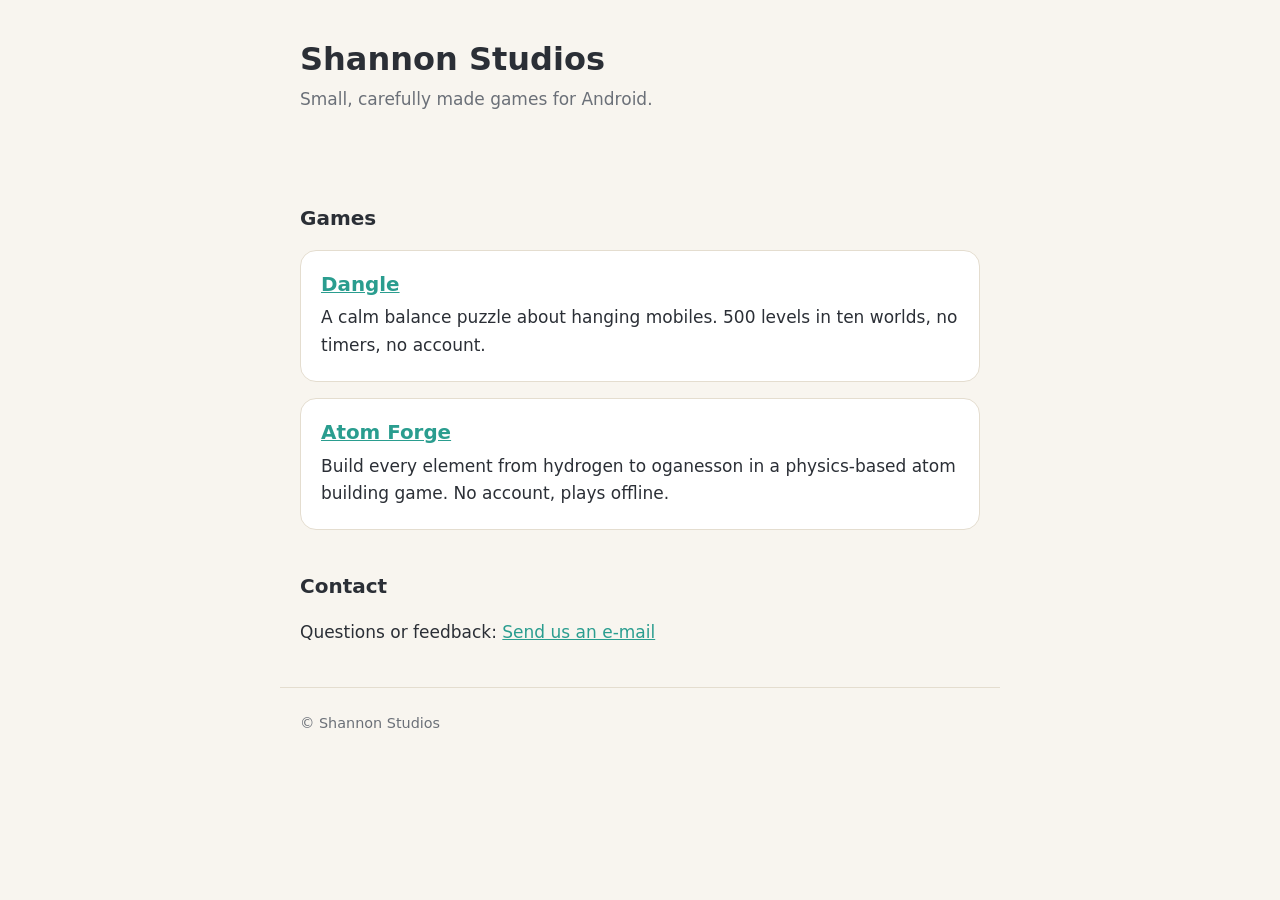
<file: index.html>
<!doctype html>
<html lang="en">
<head>
  <meta charset="utf-8">
  <meta name="viewport" content="width=device-width, initial-scale=1">
  <title>Shannon Studios</title>
  <meta name="description" content="Small, carefully made games for Android by Shannon Studios.">
  <link rel="stylesheet" href="/style.css">
</head>
<body>
  <header>
    <h1>Shannon Studios</h1>
    <p class="tagline">Small, carefully made games for Android.</p>
  </header>
  <main>
    <h2>Games</h2>
    <div class="card">
      <h3><a href="/dangle/">Dangle</a></h3>
      <p>A calm balance puzzle about hanging mobiles. 500 levels in ten worlds, no timers, no account.</p>
    </div>
    <div class="card">
      <h3><a href="/atomforge/">Atom Forge</a></h3>
      <p>Build every element from hydrogen to oganesson in a physics-based atom building game. No account, plays offline.</p>
    </div>
    <h2>Contact</h2>
    <p>Questions or feedback: <a href="mailto:degrootejonas0@gmail.com">Send us an e-mail</a></p>
  </main>
  <footer>&copy; Shannon Studios</footer>
</body>
</html>
</file>
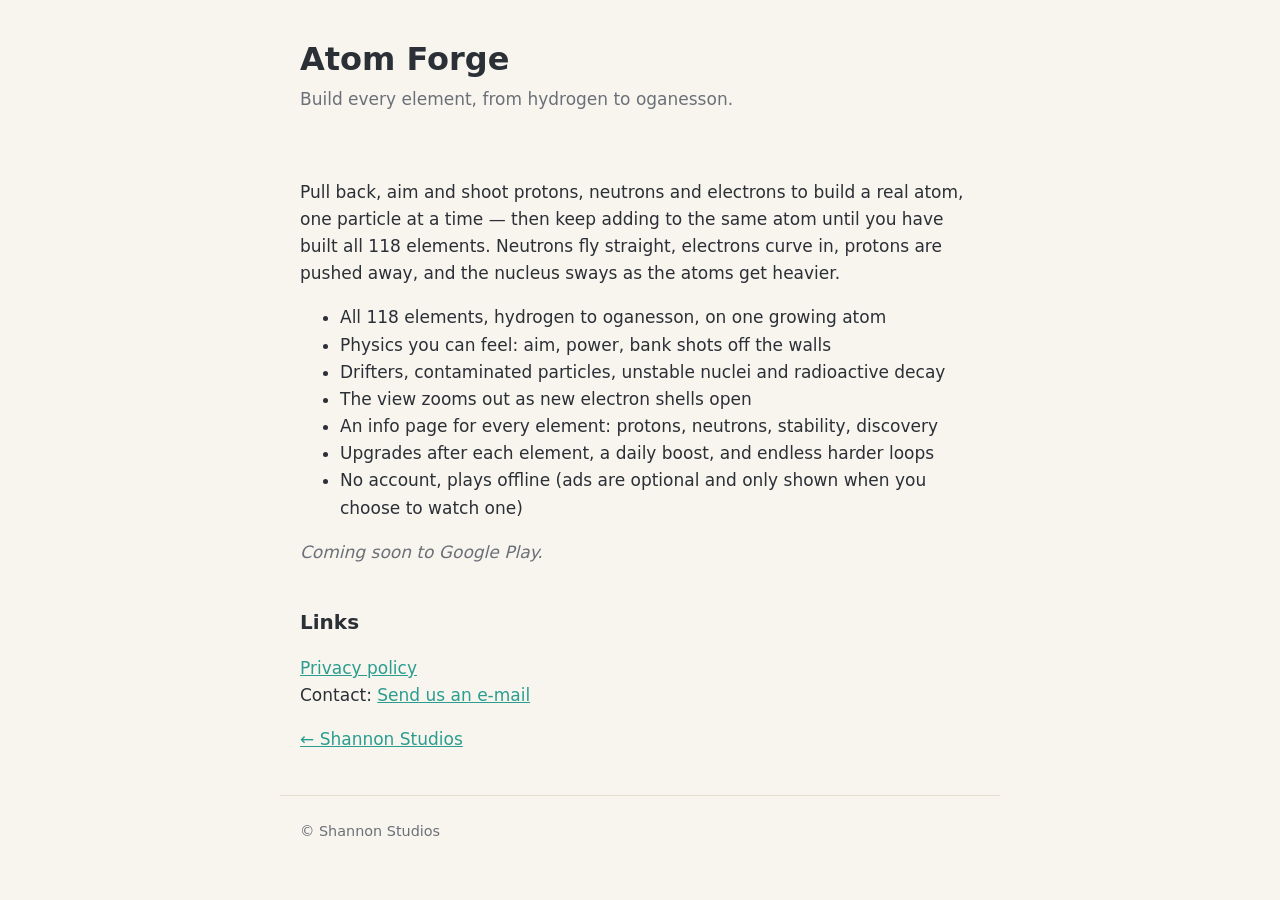
<file: atomforge/index.html>
<!doctype html>
<html lang="en">
<head>
  <meta charset="utf-8">
  <meta name="viewport" content="width=device-width, initial-scale=1">
  <title>Atom Forge &mdash; Shannon Studios</title>
  <meta name="description" content="Atom Forge is a physics-based atom building game for Android: shoot protons, neutrons and electrons to build all 118 elements.">
  <link rel="stylesheet" href="/style.css">
</head>
<body>
  <header>
    <h1>Atom Forge</h1>
    <p class="tagline">Build every element, from hydrogen to oganesson.</p>
  </header>
  <main>
    <p>Pull back, aim and shoot protons, neutrons and electrons to build a real atom, one particle
       at a time &mdash; then keep adding to the same atom until you have built all 118 elements.
       Neutrons fly straight, electrons curve in, protons are pushed away, and the nucleus sways
       as the atoms get heavier.</p>
    <ul>
      <li>All 118 elements, hydrogen to oganesson, on one growing atom</li>
      <li>Physics you can feel: aim, power, bank shots off the walls</li>
      <li>Drifters, contaminated particles, unstable nuclei and radioactive decay</li>
      <li>The view zooms out as new electron shells open</li>
      <li>An info page for every element: protons, neutrons, stability, discovery</li>
      <li>Upgrades after each element, a daily boost, and endless harder loops</li>
      <li>No account, plays offline (ads are optional and only shown when you choose to watch one)</li>
    </ul>
    <p class="soon">Coming soon to Google Play.</p>
    <h2>Links</h2>
    <p><a href="/atomforge/privacy-policy.html">Privacy policy</a><br>
       Contact: <a href="mailto:degrootejonas0@gmail.com">Send us an e-mail</a></p>
    <p><a href="/">&larr; Shannon Studios</a></p>
  </main>
  <footer>&copy; Shannon Studios</footer>
</body>
</html>
</file>
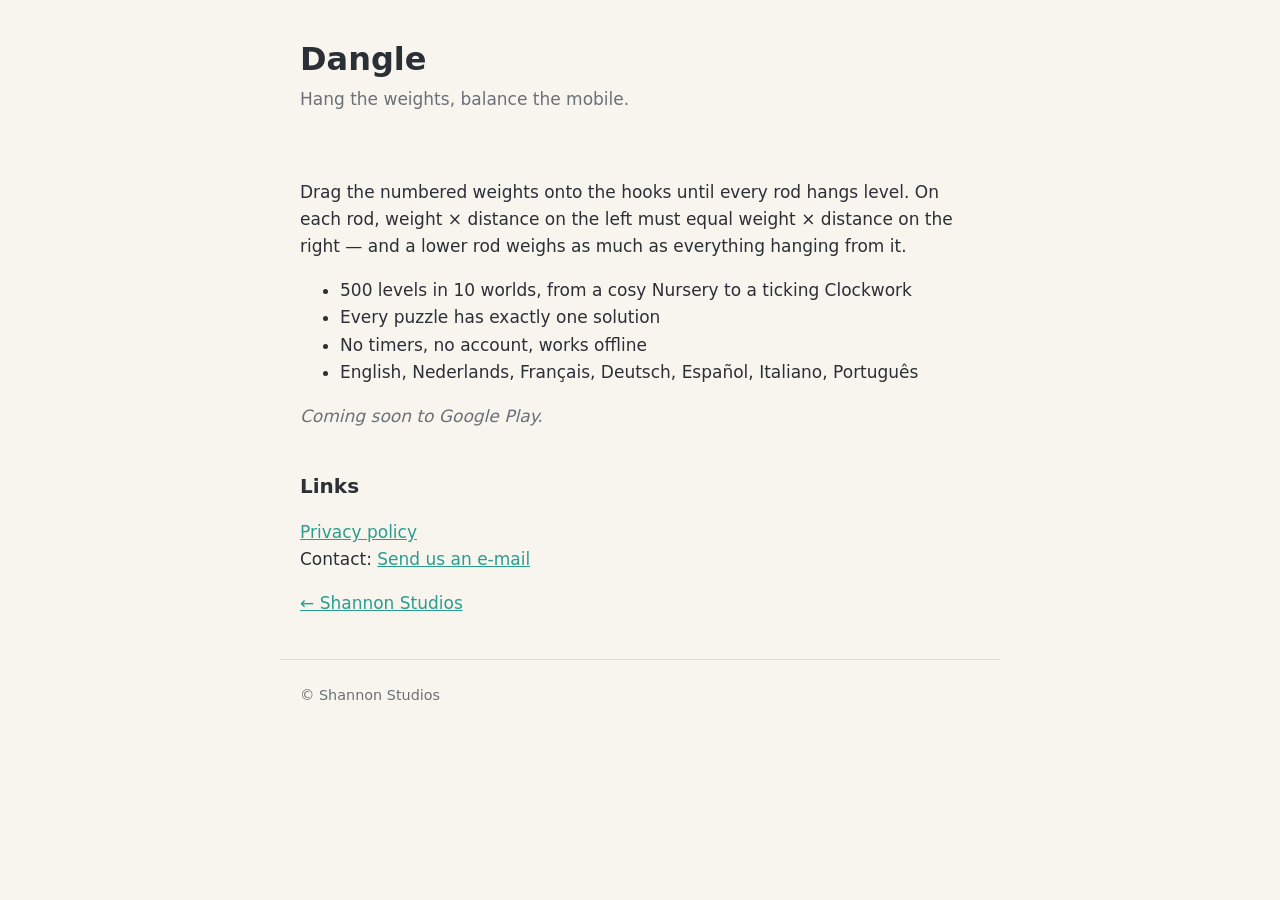
<file: dangle/index.html>
<!doctype html>
<html lang="en">
<head>
  <meta charset="utf-8">
  <meta name="viewport" content="width=device-width, initial-scale=1">
  <title>Dangle &mdash; Shannon Studios</title>
  <meta name="description" content="Dangle is a calm balance puzzle about hanging mobiles for Android.">
  <link rel="stylesheet" href="/style.css">
</head>
<body>
  <header>
    <h1>Dangle</h1>
    <p class="tagline">Hang the weights, balance the mobile.</p>
  </header>
  <main>
    <p>Drag the numbered weights onto the hooks until every rod hangs level. On each rod,
       weight &times; distance on the left must equal weight &times; distance on the right
       &mdash; and a lower rod weighs as much as everything hanging from it.</p>
    <ul>
      <li>500 levels in 10 worlds, from a cosy Nursery to a ticking Clockwork</li>
      <li>Every puzzle has exactly one solution</li>
      <li>No timers, no account, works offline</li>
      <li>English, Nederlands, Fran&ccedil;ais, Deutsch, Espa&ntilde;ol, Italiano, Portugu&ecirc;s</li>
    </ul>
    <p class="soon">Coming soon to Google Play.</p>
    <h2>Links</h2>
    <p><a href="/dangle/privacy-policy.html">Privacy policy</a><br>
       Contact: <a href="mailto:degrootejonas0@gmail.com">Send us an e-mail</a></p>
    <p><a href="/">&larr; Shannon Studios</a></p>
  </main>
  <footer>&copy; Shannon Studios</footer>
</body>
</html>
</file>
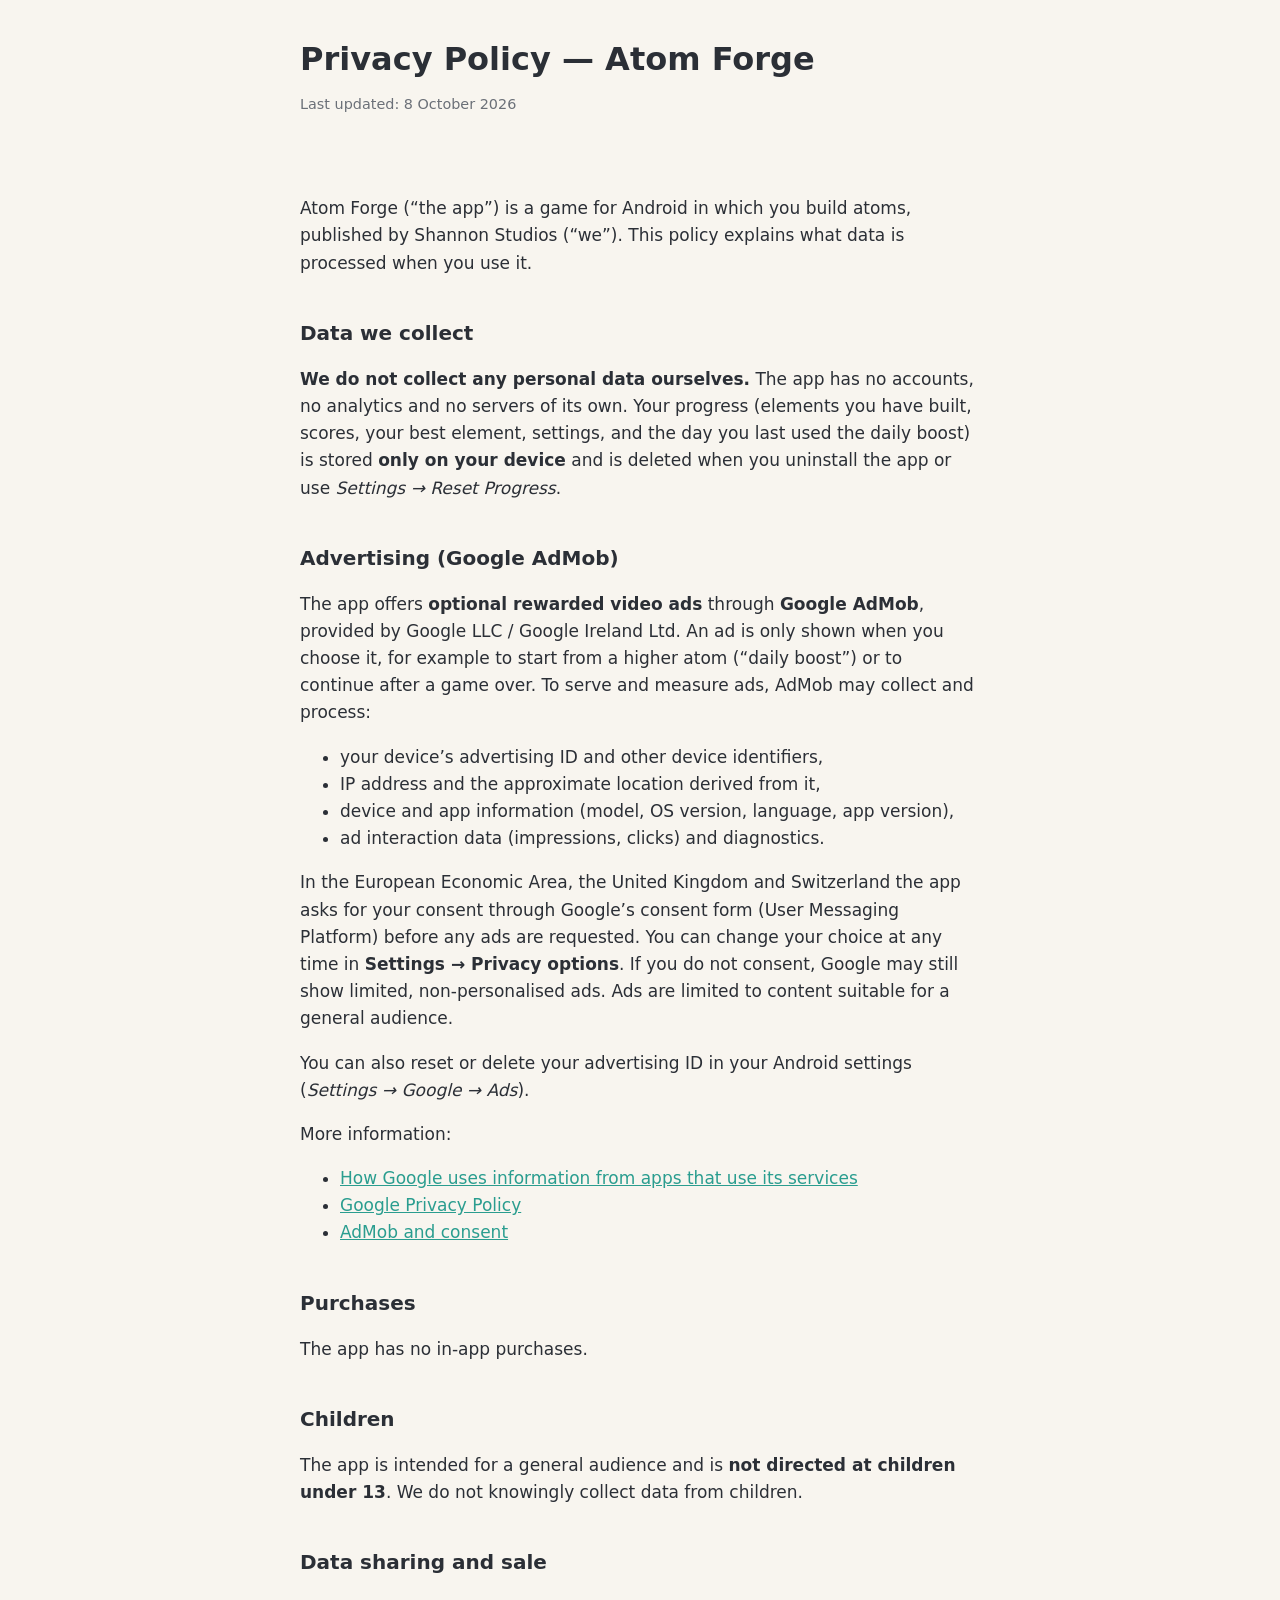
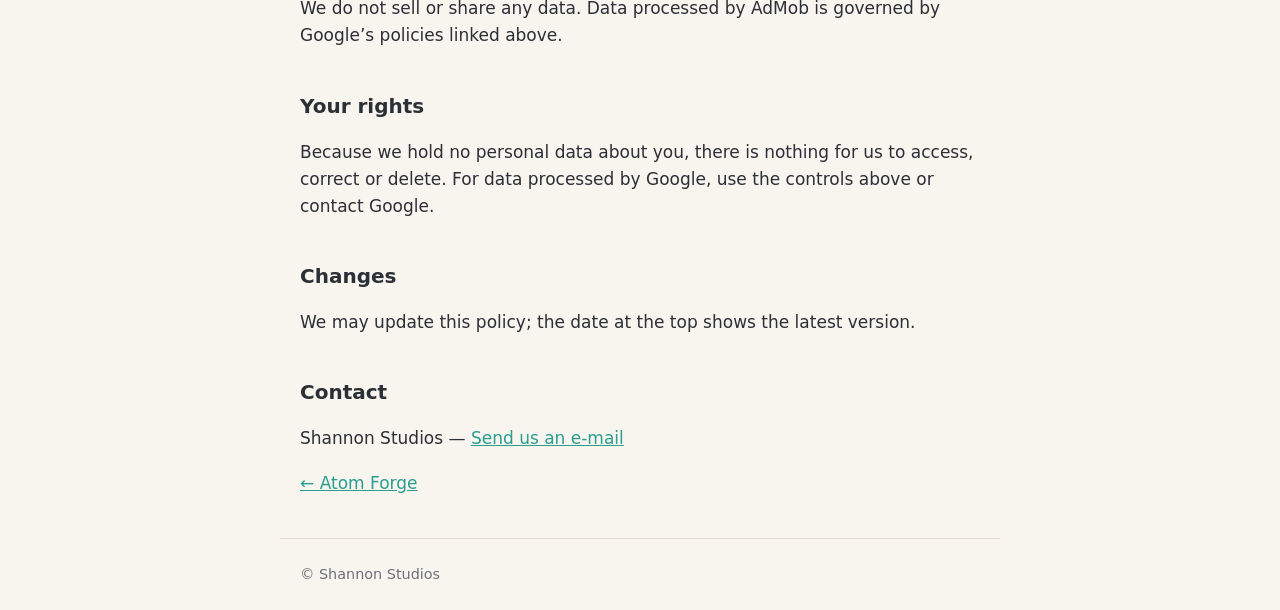
<file: atomforge/privacy-policy.html>
<!doctype html>
<html lang="en">
<head>
  <meta charset="utf-8">
  <meta name="viewport" content="width=device-width, initial-scale=1">
  <title>Atom Forge &mdash; Privacy Policy</title>
  <link rel="stylesheet" href="/style.css">
</head>
<body>
  <header>
    <h1>Privacy Policy &mdash; Atom Forge</h1>
    <p class="updated">Last updated: 8 October 2026</p>
  </header>
  <main>
    <p>Atom Forge (&ldquo;the app&rdquo;) is a game for Android in which you build atoms, published
       by Shannon Studios (&ldquo;we&rdquo;). This policy explains what data is processed when you use it.</p>

    <h2>Data we collect</h2>
    <p><strong>We do not collect any personal data ourselves.</strong> The app has no accounts, no
       analytics and no servers of its own. Your progress (elements you have built, scores, your best
       element, settings, and the day you last used the daily boost) is stored <strong>only on your
       device</strong> and is deleted when you uninstall the app or use <em>Settings &rarr; Reset
       Progress</em>.</p>

    <h2>Advertising (Google AdMob)</h2>
    <p>The app offers <strong>optional rewarded video ads</strong> through <strong>Google AdMob</strong>,
       provided by Google LLC / Google Ireland Ltd. An ad is only shown when you choose it, for example
       to start from a higher atom (&ldquo;daily boost&rdquo;) or to continue after a game over. To serve
       and measure ads, AdMob may collect and process:</p>
    <ul>
      <li>your device&rsquo;s advertising ID and other device identifiers,</li>
      <li>IP address and the approximate location derived from it,</li>
      <li>device and app information (model, OS version, language, app version),</li>
      <li>ad interaction data (impressions, clicks) and diagnostics.</li>
    </ul>
    <p>In the European Economic Area, the United Kingdom and Switzerland the app asks for your
       consent through Google&rsquo;s consent form (User Messaging Platform) before any ads are
       requested. You can change your choice at any time in <strong>Settings &rarr; Privacy
       options</strong>. If you do not consent, Google may still show limited, non-personalised ads.
       Ads are limited to content suitable for a general audience.</p>
    <p>You can also reset or delete your advertising ID in your Android settings
       (<em>Settings &rarr; Google &rarr; Ads</em>).</p>
    <p>More information:</p>
    <ul>
      <li><a href="https://policies.google.com/technologies/partner-sites">How Google uses information from apps that use its services</a></li>
      <li><a href="https://policies.google.com/privacy">Google Privacy Policy</a></li>
      <li><a href="https://support.google.com/admob/answer/10113207">AdMob and consent</a></li>
    </ul>

    <h2>Purchases</h2>
    <p>The app has no in-app purchases.</p>

    <h2>Children</h2>
    <p>The app is intended for a general audience and is <strong>not directed at children under
       13</strong>. We do not knowingly collect data from children.</p>

    <h2>Data sharing and sale</h2>
    <p>We do not sell or share any data. Data processed by AdMob is governed by Google&rsquo;s
       policies linked above.</p>

    <h2>Your rights</h2>
    <p>Because we hold no personal data about you, there is nothing for us to access, correct or
       delete. For data processed by Google, use the controls above or contact Google.</p>

    <h2>Changes</h2>
    <p>We may update this policy; the date at the top shows the latest version.</p>

    <h2>Contact</h2>
    <p>Shannon Studios &mdash; <a href="mailto:degrootejonas0@gmail.com">Send us an e-mail</a></p>
    <p><a href="/atomforge/">&larr; Atom Forge</a></p>
  </main>
  <footer>&copy; Shannon Studios</footer>
</body>
</html>
</file>
<file: style.css>
:root {
  --bg: #f8f5ef;
  --ink: #2b2f36;
  --muted: #6b7078;
  --accent: #2a9d8f;
  --card: #ffffff;
  --line: #e4ddcf;
}
@media (prefers-color-scheme: dark) {
  :root {
    --bg: #1c1f24;
    --ink: #eceae4;
    --muted: #a0a4ab;
    --accent: #5cc9bb;
    --card: #262a31;
    --line: #353a42;
  }
}
* { box-sizing: border-box; }
body {
  margin: 0;
  background: var(--bg);
  color: var(--ink);
  font: 17px/1.6 system-ui, -apple-system, "Segoe UI", Roboto, sans-serif;
}
main, header, footer { max-width: 720px; margin: 0 auto; padding: 24px 20px; }
header { padding-top: 40px; }
h1 { font-size: 2rem; line-height: 1.2; margin: 0 0 8px; }
h2 { font-size: 1.25rem; margin: 2em 0 0.4em; }
a { color: var(--accent); }
.tagline { color: var(--muted); margin: 0; }
.card {
  background: var(--card);
  border: 1px solid var(--line);
  border-radius: 16px;
  padding: 18px 20px;
  margin: 16px 0;
}
.card h3 { margin: 0 0 4px; }
.card p { margin: 4px 0; }
.soon { color: var(--muted); font-style: italic; }
footer { color: var(--muted); font-size: 0.9rem; border-top: 1px solid var(--line); }
.updated { color: var(--muted); font-size: 0.9rem; }
</file>
